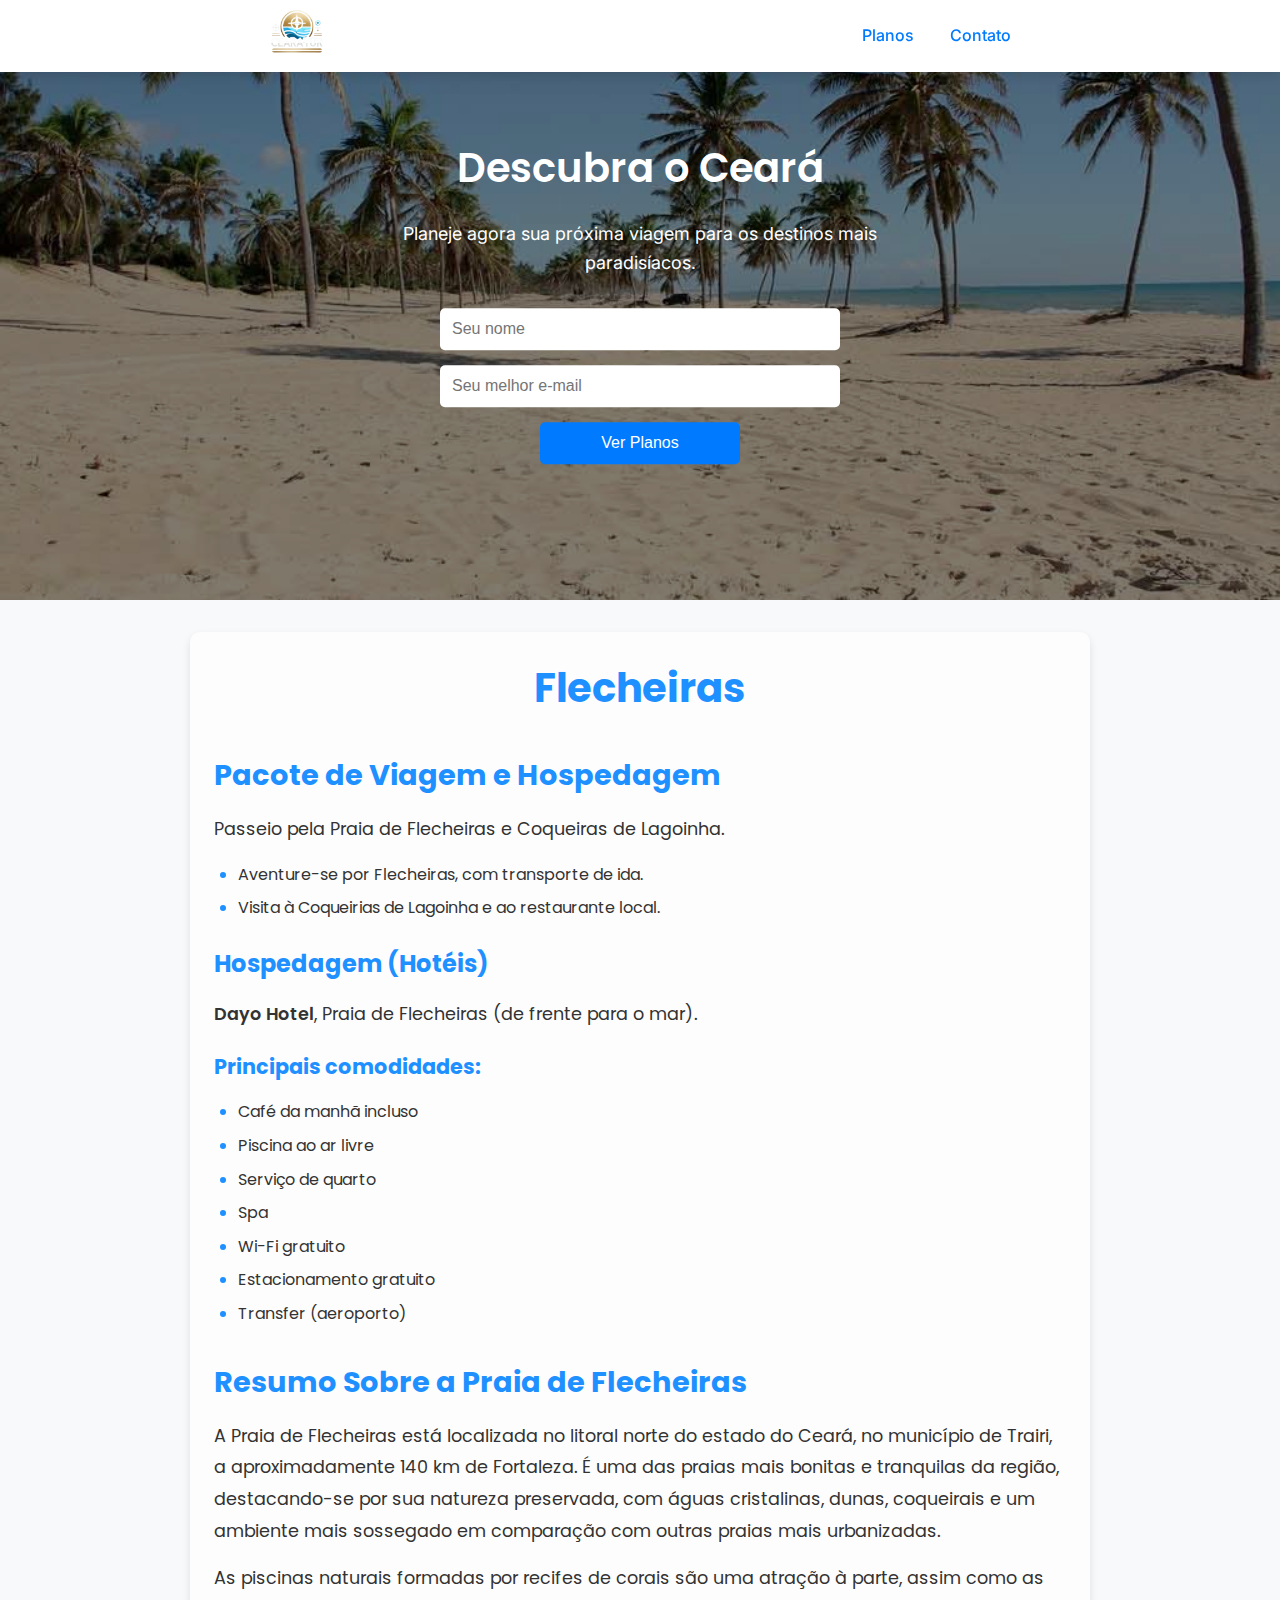
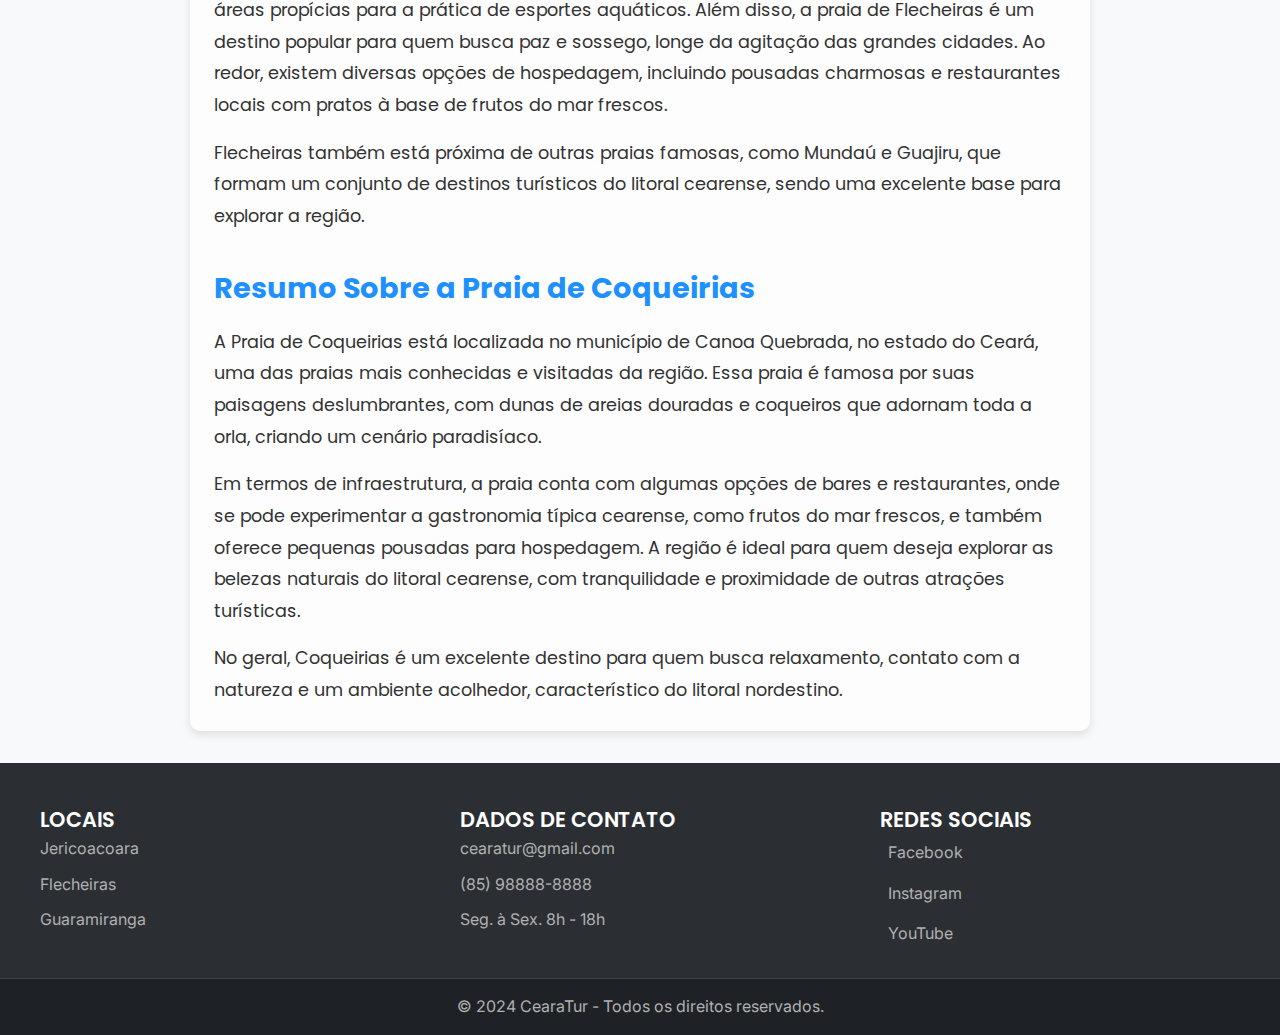
<file: travel-site-main/local/flecheiras.html>
<!DOCTYPE html>
<html lang="pt-br">

<head>
  <meta charset="utf-8" />
  <meta name="viewport" content="width=device-width, initial-scale=1" />
  <link rel="stylesheet" href="../css/reset.css" />
  <link rel="stylesheet" href="../css/local.css" />
  <link rel="stylesheet" href="../css/flecheiras.css">
  <link rel="shortcut icon" href="../img/cearatur.png" type="image/png">
  <title>CearaTur - Flecheiras</title>
  <meta name="description" content="Procura seu próximo local de viagens? Aqui no nosso site você encontra os melhores destinos para sua próxima viagem. Venha para a nossa plataforma e descubra o Ceará'." />
  <meta name="keywords" content="viagens, viagem, férias, feriados, curtir" />
  <link rel="preconnect" href="https://fonts.googleapis.com" />
  <link rel="preconnect" href="https://fonts.gstatic.com" crossorigin />
  <link href="https://fonts.googleapis.com/css2?family=Poppins:wght@600&display=swap" rel="stylesheet" />
  <link href="https://fonts.googleapis.com/css2?family=Inter:opsz@14..32&display=swap" rel="stylesheet" />
</head>

<body>
  <header>
    <nav class="navbar">
      <a href="../index.html">
        <img src="../img/cearatur.png" alt="CearaTur Logo" />
      </a>
      <div>
        <a class="nav-link" href="../planos.html">Planos</a>
        <a class="nav-link" href="../contato.html">Contato</a>
      </div>
    </nav>
  </header>

  <main>
    <section class="hero">
      <div class="hero-overlay">
        <div class="hero-content">
          <h1>Descubra o Ceará</h1>
          <p>
            Planeje agora sua próxima viagem para os destinos mais
            paradisíacos.
          </p>
          <form class="contact-form">
            <input type="text" name="name" placeholder="Seu nome" required />
            <input type="email" name="email" placeholder="Seu melhor e-mail" required />
            <button type="submit">Ver Planos</button>
          </form>
        </div>
      </div>
    </section>

    <article class="about">
      <h1> Flecheiras</h1>
      <h2>Pacote de Viagem e Hospedagem</h2>
      <p>Passeio pela Praia de Flecheiras e Coqueiras de Lagoinha.</p>
      <ul>
        <li>Aventure-se por Flecheiras, com transporte de ida.</li>
        <li>Visita à Coqueirias de Lagoinha e ao restaurante local.</li>
      </ul>

      <h3>Hospedagem (Hotéis)</h3>
      <p><strong>Dayo Hotel</strong>, Praia de Flecheiras (de frente para o mar).</p>
      <h4>Principais comodidades:</h4>
      <ul>
        <li>Café da manhã incluso</li>
        <li>Piscina ao ar livre</li>
        <li>Serviço de quarto</li>
        <li>Spa</li>
        <li>Wi-Fi gratuito</li>
        <li>Estacionamento gratuito</li>
        <li>Transfer (aeroporto)</li>
      </ul>

      <h2>Resumo Sobre a Praia de Flecheiras</h2>
      <p>
        A Praia de Flecheiras está localizada no litoral norte do estado do Ceará,
        no município de Trairi, a aproximadamente 140 km de Fortaleza. É uma das
        praias mais bonitas e tranquilas da região, destacando-se por sua natureza
        preservada, com águas cristalinas, dunas, coqueirais e um ambiente mais
        sossegado em comparação com outras praias mais urbanizadas.
      </p>
      <p>
        As piscinas naturais formadas por recifes de corais são uma atração à parte,
        assim como as áreas propícias para a prática de esportes aquáticos. Além disso,
        a praia de Flecheiras é um destino popular para quem busca paz e sossego,
        longe da agitação das grandes cidades. Ao redor, existem diversas opções de
        hospedagem, incluindo pousadas charmosas e restaurantes locais com pratos
        à base de frutos do mar frescos.
      </p>
      <p>
        Flecheiras também está próxima de outras praias famosas, como Mundaú e Guajiru,
        que formam um conjunto de destinos turísticos do litoral cearense, sendo uma
        excelente base para explorar a região.
      </p>

      <h2>Resumo Sobre a Praia de Coqueirias</h2>
      <p>
        A Praia de Coqueirias está localizada no município de Canoa Quebrada, no estado
        do Ceará, uma das praias mais conhecidas e visitadas da região. Essa praia é famosa
        por suas paisagens deslumbrantes, com dunas de areias douradas e coqueiros que
        adornam toda a orla, criando um cenário paradisíaco.
      </p>
      <p>
        Em termos de infraestrutura, a praia conta com algumas opções de bares e
        restaurantes, onde se pode experimentar a gastronomia típica cearense, como
        frutos do mar frescos, e também oferece pequenas pousadas para hospedagem. A
        região é ideal para quem deseja explorar as belezas naturais do litoral cearense,
        com tranquilidade e proximidade de outras atrações turísticas.
      </p>
      <p>
        No geral, Coqueirias é um excelente destino para quem busca relaxamento, contato
        com a natureza e um ambiente acolhedor, característico do litoral nordestino.
      </p>
    </article>

  </main>

  <footer class="footer">
    <div class="container">
      <div class="footer-row">
        <div class="footer-column">
          <h6>LOCAIS</h6>
          <ul>
            <li><a href="../local/jericoacoara.html">Jericoacoara</a></li>
            <li><a href="../local/flecheiras.html">Flecheiras</a></li>
            <li><a href="../local/guaramiranga.html">Guaramiranga</a></li>
          </ul>
        </div>

        <div class="footer-column">
          <h6>DADOS DE CONTATO</h6>
          <ul>
            <li>cearatur@gmail.com</li>
            <li>(85) 98888-8888</li>
            <li>Seg. à Sex. 8h - 18h</li>
          </ul>
        </div>

        <div class="footer-column">
          <h6>REDES SOCIAIS</h6>
          <ul>
            <li>
              <a href="#"><i class="fab fa-facebook"></i> Facebook</a>
            </li>
            <li>
              <a href="#"><i class="fab fa-instagram"></i> Instagram</a>
            </li>
            <li>
              <a href="#"><i class="fab fa-youtube"></i> YouTube</a>
            </li>
          </ul>
        </div>
      </div>
    </div>
    <div class="footer-bottom">
      <p>&copy; 2024 CearaTur - Todos os direitos reservados.</p>
    </div>
  </footer>

  <script type="module" src="../js/form.js"></script>
</body>

</html>
</file>
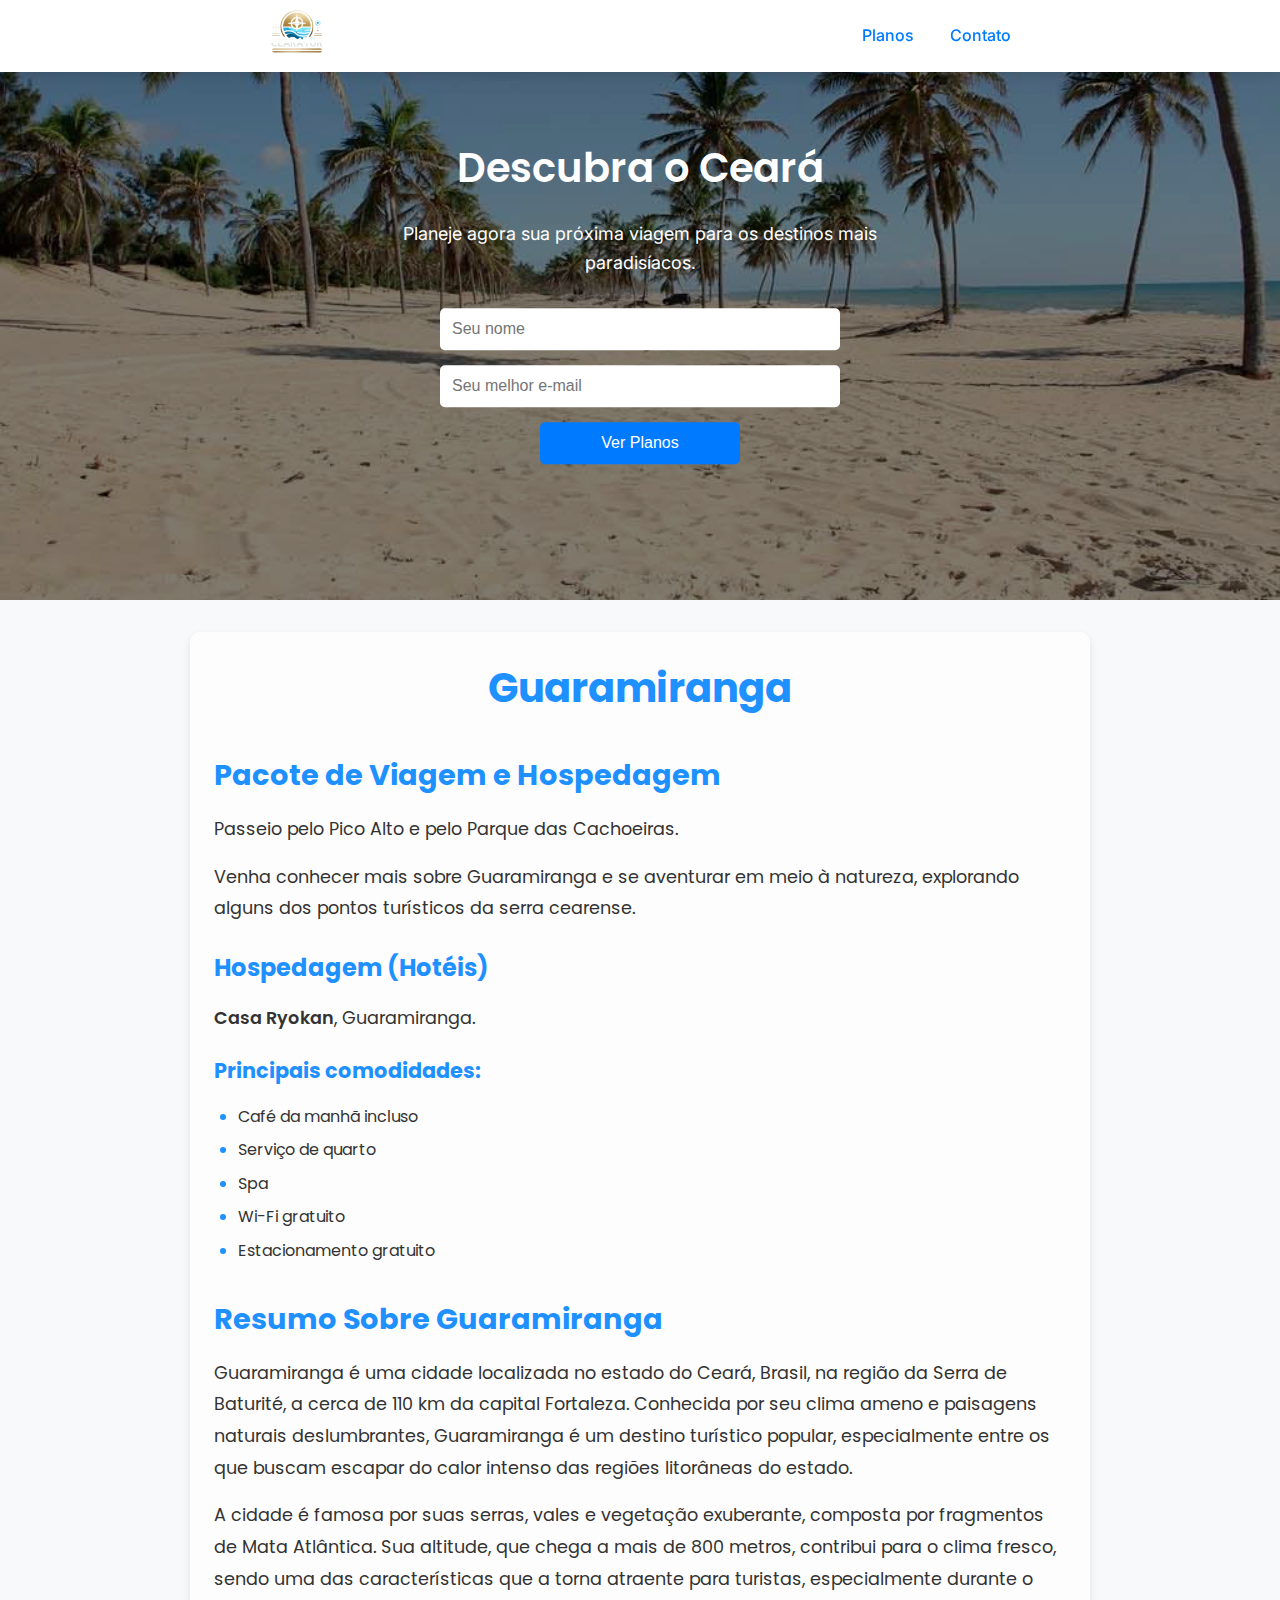
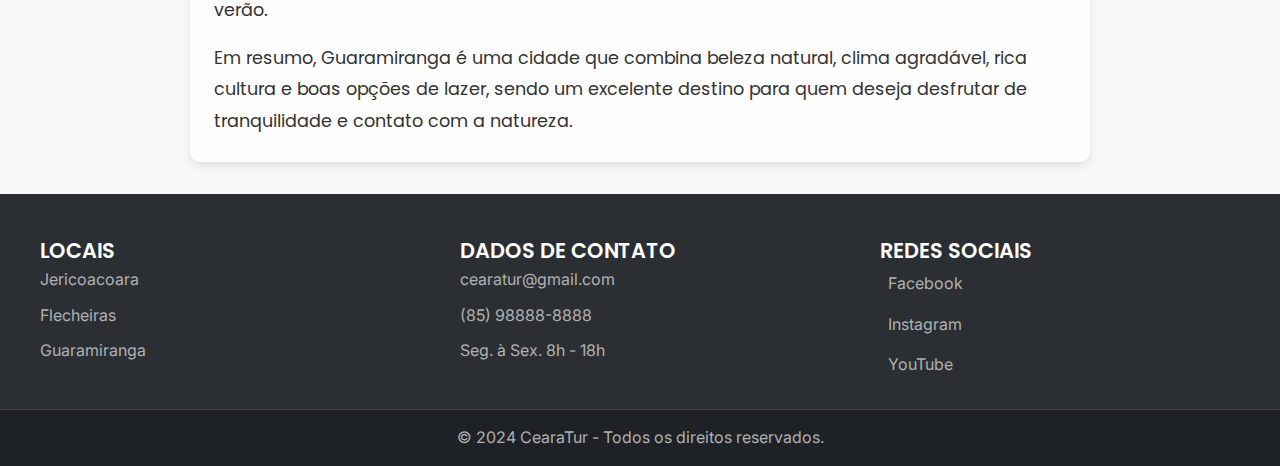
<file: travel-site-main/local/guaramiranga.html>
<!DOCTYPE html>
<html lang="pt-br">

<head>
  <meta charset="utf-8" />
  <meta name="viewport" content="width=device-width, initial-scale=1" />
  <link rel="stylesheet" href="../css/reset.css" />
  <link rel="stylesheet" href="../css/local.css" />
  <link rel="stylesheet" href="../css/guaramiranga.css">
  <title>CearaTur - Guaramiranga</title>
  <link rel="shortcut icon" href="../img/cearatur.png" type="image/png">
  <meta name="description" content="Procura seu próximo local de viagens? Aqui no nosso site você encontra os melhores destinos para sua próxima viagem. Venha para a nossa plataforma e descubra o Ceará'." />
  <meta name="keywords" content="viagens, viagem, férias, feriados, curtir" />
  <link rel="preconnect" href="https://fonts.googleapis.com" />
  <link rel="preconnect" href="https://fonts.gstatic.com" crossorigin />
  <link href="https://fonts.googleapis.com/css2?family=Poppins:wght@600&display=swap" rel="stylesheet" />
  <link href="https://fonts.googleapis.com/css2?family=Inter:opsz@14..32&display=swap" rel="stylesheet" />
</head>

<body>
  <header>
    <nav class="navbar">
      <a href="../index.html">
        <img src="../img/cearatur.png" alt="CearaTur Logo" />
      </a>
      <div>
        <a class="nav-link" href="../planos.html">Planos</a>
        <a class="nav-link" href="../contato.html">Contato</a>
      </div>
    </nav>
  </header>

  <main>
    <section class="hero">
      <div class="hero-overlay">
        <div class="hero-content">
          <h1>Descubra o Ceará</h1>
          <p>
            Planeje agora sua próxima viagem para os destinos mais
            paradisíacos.
          </p>
          <form class="contact-form">
            <input type="text" name="name" placeholder="Seu nome" required />
            <input type="email" name="email" placeholder="Seu melhor e-mail" required />
            <button type="submit">Ver Planos</button>
          </form>
        </div>
      </div>
    </section>

    <article class="about">
      <h1>Guaramiranga</h1>
      <h2>Pacote de Viagem e Hospedagem</h2>
      <p>Passeio pelo Pico Alto e pelo Parque das Cachoeiras.</p>
      <p>
        Venha conhecer mais sobre Guaramiranga e se aventurar em meio à natureza,
        explorando alguns dos pontos turísticos da serra cearense.
      </p>
      <h3>Hospedagem (Hotéis)</h3>
      <p><strong>Casa Ryokan</strong>, Guaramiranga.</p>
      <h4>Principais comodidades:</h4>
      <ul>
        <li>Café da manhã incluso</li>
        <li>Serviço de quarto</li>
        <li>Spa</li>
        <li>Wi-Fi gratuito</li>
        <li>Estacionamento gratuito</li>
      </ul>

      <h2>Resumo Sobre Guaramiranga</h2>
      <p>
        Guaramiranga é uma cidade localizada no estado do Ceará, Brasil, na região
        da Serra de Baturité, a cerca de 110 km da capital Fortaleza. Conhecida por
        seu clima ameno e paisagens naturais deslumbrantes, Guaramiranga é um destino
        turístico popular, especialmente entre os que buscam escapar do calor intenso
        das regiões litorâneas do estado.
      </p>
      <p>
        A cidade é famosa por suas serras, vales e vegetação exuberante, composta por
        fragmentos de Mata Atlântica. Sua altitude, que chega a mais de 800 metros,
        contribui para o clima fresco, sendo uma das características que a torna
        atraente para turistas, especialmente durante o verão.
      </p>
      <p>
        Em resumo, Guaramiranga é uma cidade que combina beleza natural, clima
        agradável, rica cultura e boas opções de lazer, sendo um excelente destino
        para quem deseja desfrutar de tranquilidade e contato com a natureza.
      </p>
    </article>

  </main>

  <footer class="footer">
    <div class="container">
      <div class="footer-row">
        <div class="footer-column">
          <h6>LOCAIS</h6>
          <ul>
            <li><a href="../local/jericoacoara.html">Jericoacoara</a></li>
            <li><a href="../local/flecheiras.html">Flecheiras</a></li>
            <li><a href="../local/guaramiranga.html">Guaramiranga</a></li>
          </ul>
        </div>

        <div class="footer-column">
          <h6>DADOS DE CONTATO</h6>
          <ul>
            <li>cearatur@gmail.com</li>
            <li>(85) 98888-8888</li>
            <li>Seg. à Sex. 8h - 18h</li>
          </ul>
        </div>

        <div class="footer-column">
          <h6>REDES SOCIAIS</h6>
          <ul>
            <li>
              <a href="#"><i class="fab fa-facebook"></i> Facebook</a>
            </li>
            <li>
              <a href="#"><i class="fab fa-instagram"></i> Instagram</a>
            </li>
            <li>
              <a href="#"><i class="fab fa-youtube"></i> YouTube</a>
            </li>
          </ul>
        </div>
      </div>
    </div>
    <div class="footer-bottom">
      <p>&copy; 2024 CearaTur - Todos os direitos reservados.</p>
    </div>
  </footer>
  <script type="module" src="../js/form.js"></script>
</body>

</html>
</file>
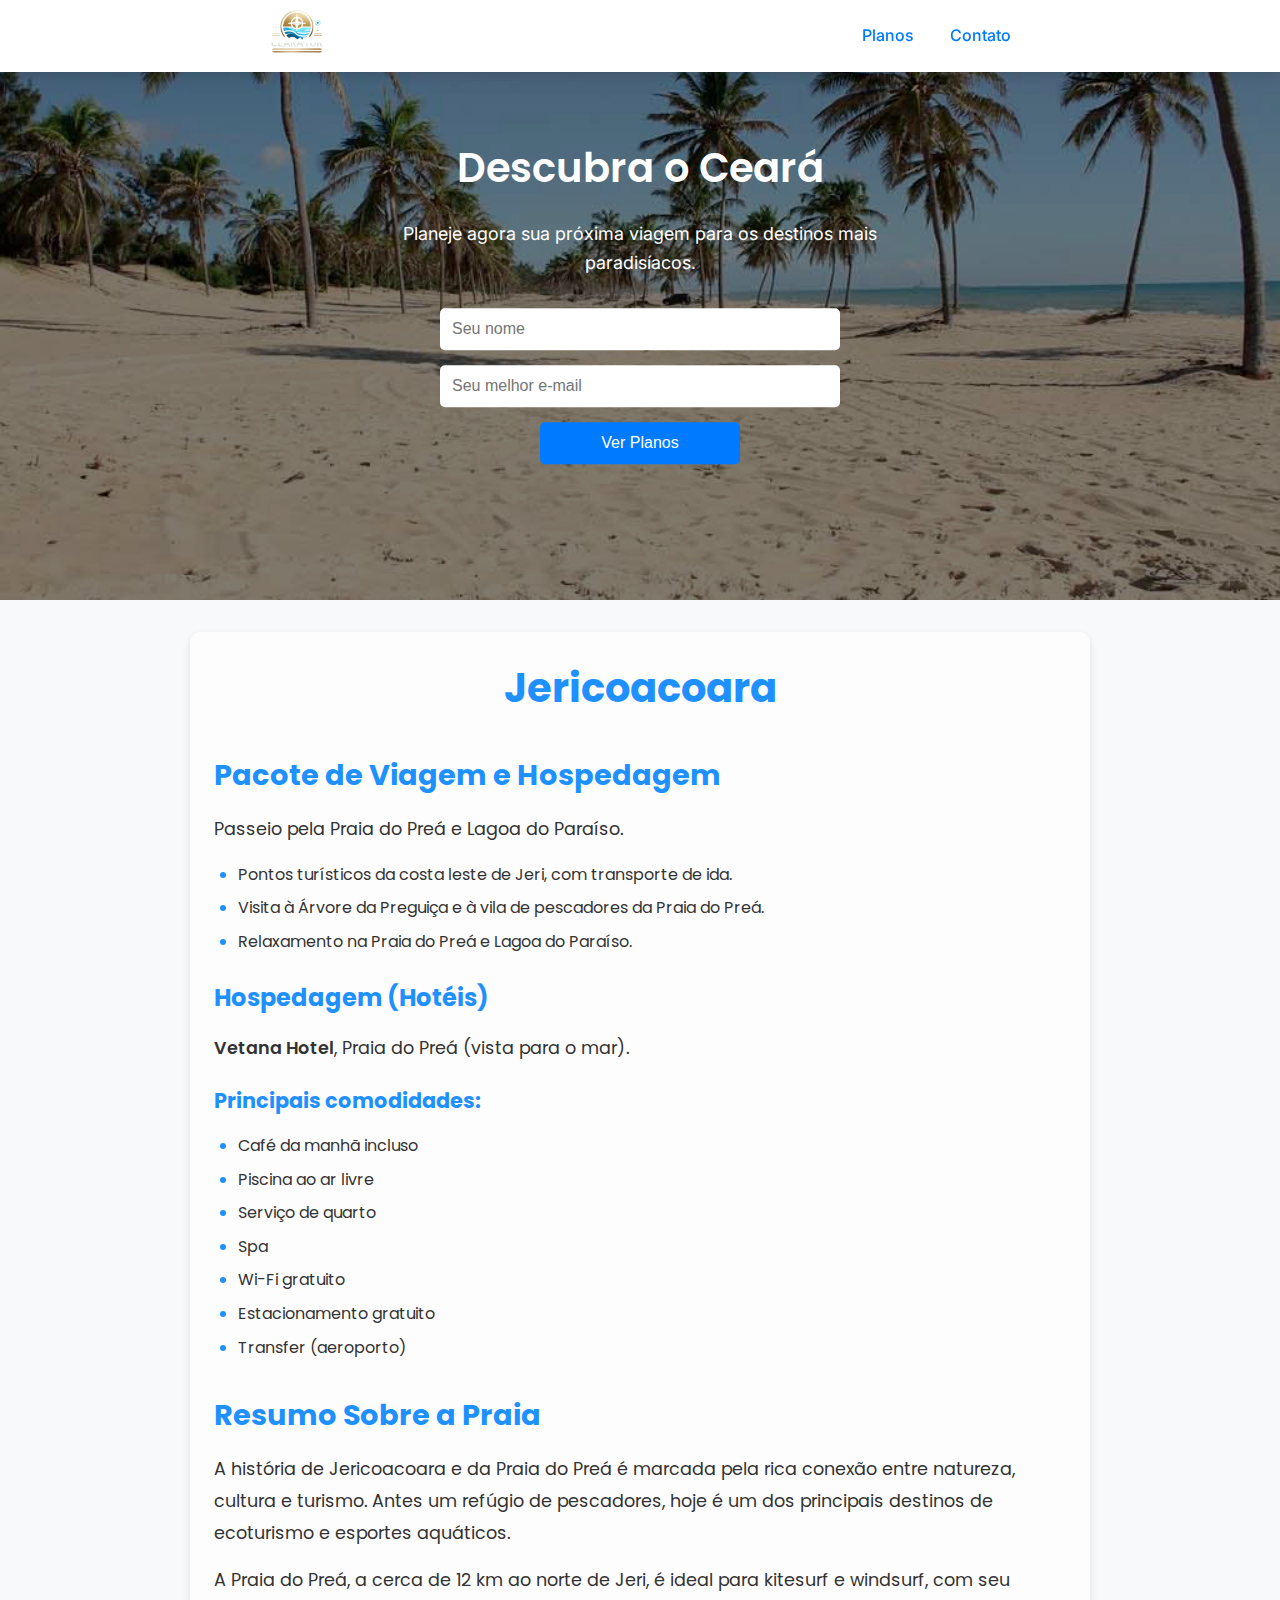
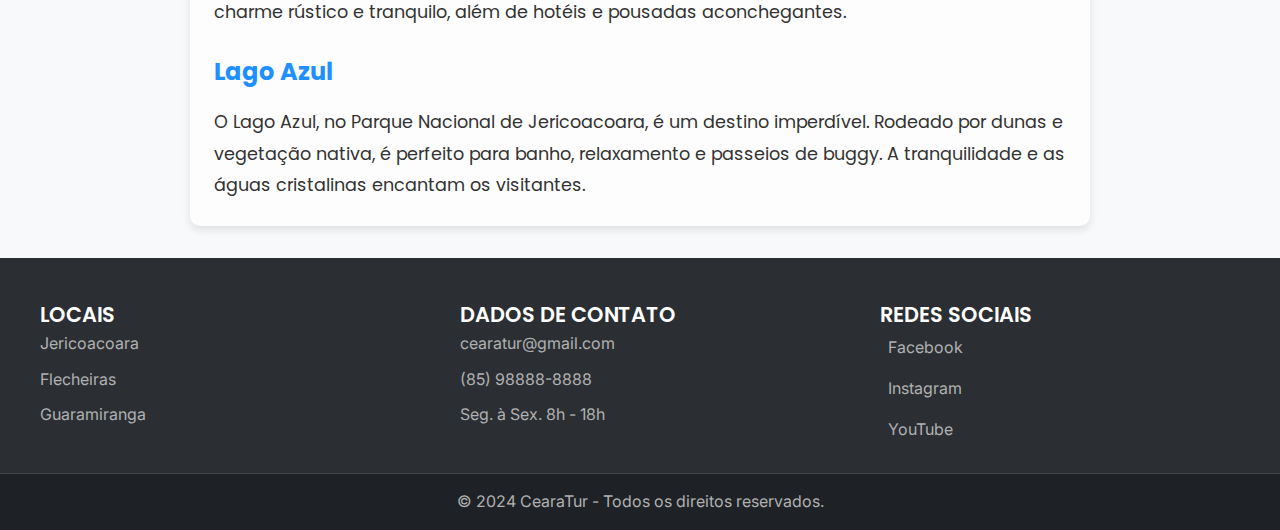
<file: travel-site-main/local/jericoacoara.html>
<!DOCTYPE html>
<html lang="pt-br">

<head>
  <meta charset="utf-8" />
  <meta name="viewport" content="width=device-width, initial-scale=1" />
  <link rel="stylesheet" href="../css/reset.css" />
  <link rel="stylesheet" href="../css/local.css">
  <link rel="stylesheet" href="../css/jericoacoara.css">
  <link rel="shortcut icon" href="./img/cearatur.png" type="image/png">
  <title>CearaTur - Jericoacoara</title>
  <meta name="description" content="Descubra os melhores pacotes de viagem e hospedagem em Jericoacoara com a CearáTur. Conheça as belezas naturais e a rica cultura da região." />
  <meta name="keywords" content="viagem, férias, Jericoacoara, Praia do Preá, Lagoa do Paraíso, Ceará" />
  <link rel="preconnect" href="https://fonts.googleapis.com" />
  <link rel="preconnect" href="https://fonts.gstatic.com" crossorigin />
  <link href="https://fonts.googleapis.com/css2?family=Poppins:wght@600&display=swap" rel="stylesheet">
  <link href="https://fonts.googleapis.com/css2?family=Inter:opsz@14..32&display=swap" rel="stylesheet">
</head>

<body>
  <header>
    <nav class="navbar">
      <a href="../index.html">
        <img src="../img/cearatur.png" alt="CearaTur Logo" />
      </a>
      <div>
        <a class="nav-link" href="../planos.html">Planos</a>
        <a class="nav-link" href="../contato.html">Contato</a>
      </div>
    </nav>
  </header>

  <main>
    <section class="hero">
      <div class="hero-overlay">
        <div class="hero-content">
          <h1>Descubra o Ceará</h1>
          <p>
            Planeje agora sua próxima viagem para os destinos mais
            paradisíacos.
          </p>
          <form class="contact-form">
            <input type="text" name="name" placeholder="Seu nome" required />
            <input type="email" name="email" placeholder="Seu melhor e-mail" required />
            <button type="submit">Ver Planos</button>
          </form>
        </div>
      </div>
    </section>

    <article class="about">
      <h1>Jericoacoara</h1>
      <h2>Pacote de Viagem e Hospedagem</h2>
      <p>Passeio pela Praia do Preá e Lagoa do Paraíso.</p>
      <ul>
        <li>Pontos turísticos da costa leste de Jeri, com transporte de ida.</li>
        <li>Visita à Árvore da Preguiça e à vila de pescadores da Praia do Preá.</li>
        <li>Relaxamento na Praia do Preá e Lagoa do Paraíso.</li>
      </ul>

      <h3>Hospedagem (Hotéis)</h3>
      <p><strong>Vetana Hotel</strong>, Praia do Preá (vista para o mar).</p>
      <h4>Principais comodidades:</h4>
      <ul>
        <li>Café da manhã incluso</li>
        <li>Piscina ao ar livre</li>
        <li>Serviço de quarto</li>
        <li>Spa</li>
        <li>Wi-Fi gratuito</li>
        <li>Estacionamento gratuito</li>
        <li>Transfer (aeroporto)</li>
      </ul>

      <h2>Resumo Sobre a Praia</h2>
      <p>A história de Jericoacoara e da Praia do Preá é marcada pela rica conexão entre natureza, cultura e turismo. Antes um refúgio de pescadores, hoje é um dos principais destinos de ecoturismo e esportes aquáticos.</p>
      <p>A Praia do Preá, a cerca de 12 km ao norte de Jeri, é ideal para kitesurf e windsurf, com seu charme rústico e tranquilo, além de hotéis e pousadas aconchegantes.</p>

      <h3>Lago Azul</h3>
      <p>O Lago Azul, no Parque Nacional de Jericoacoara, é um destino imperdível. Rodeado por dunas e vegetação nativa, é perfeito para banho, relaxamento e passeios de buggy. A tranquilidade e as águas cristalinas encantam os visitantes.</p>
    </article>
  </main>

  <footer class="footer">
    <div class="container">
      <div class="footer-row">
        <div class="footer-column">
          <h6>LOCAIS</h6>
          <ul>
            <li><a href="../local/jericoacoara.html">Jericoacoara</a></li>
            <li><a href="../local/flecheiras.html">Flecheiras</a></li>
            <li><a href="../local/guaramiranga.html">Guaramiranga</a></li>
          </ul>
        </div>
        <div class="footer-column">
          <h6>DADOS DE CONTATO</h6>
          <ul>
            <li>cearatur@gmail.com</li>
            <li>(85) 98888-8888</li>
            <li>Seg. à Sex. 8h - 18h</li>
          </ul>
        </div>
        <div class="footer-column">
          <h6>REDES SOCIAIS</h6>
          <ul>
            <li><a href="#"><i class="fab fa-facebook"></i> Facebook</a></li>
            <li><a href="#"><i class="fab fa-instagram"></i> Instagram</a></li>
            <li><a href="#"><i class="fab fa-youtube"></i> YouTube</a></li>
          </ul>
        </div>
      </div>
    </div>
    <div class="footer-bottom">
      <p>&copy; 2024 CearaTur - Todos os direitos reservados.</p>
    </div>
  </footer>
  <script type="module" src="../js/form.js"></script>
</body>

</html>
</file>
<file: travel-site-main/css/local.css>
@import url("./header.css");
@import url("./footer.css");

/* Hero */
.hero {
  padding-top: 120px;
  position: relative;
  width: 100%;
  height: auto;
  min-height: 600px;
  display: flex;
  align-items: center;
  justify-content: center;
  padding: 50px 15px; /* Espaçamento interno para o conteúdo */
  background-image: url("../img/local/praia-ce.jpg"); /* Substitua pela imagem desejada */
  background-size: cover; /* Ajusta a imagem ao tamanho do conteúdo */
  background-repeat: no-repeat; /* Impede repetição da imagem */
  background-position: center;
}

.hero-overlay {
  position: absolute;
  inset: 0;
  width: 100%;
  height: 100%;
  background: rgba(0, 0, 0, 0.5); /* Escurece a imagem */
  z-index: 0;
}

.hero-content {
  position: absolute; /* Posiciona o conteúdo em relação ao contêiner pai */
  top: 50%; /* Centraliza verticalmente */
  left: 50%; /* Centraliza horizontalmente */
  transform: translate(
    -50%,
    -50%
  ); /* Ajusta o ponto de referência para o centro */
  text-align: center;
  color: #fff;
  padding: 20px;
  max-width: 600px; /* Limita a largura do conteúdo */
  z-index: 50;
}

.hero-content h1 {
  font-size: 40px; /* Tamanho do título */
  margin-bottom: 20px;
}

.hero-content p {
  font-size: 18px; /* Tamanho do parágrafo */
  margin-bottom: 30px;
}

.contact-form {
  display: flex;
  z-index: 10;
  flex-direction: column;
  align-items: center;
  gap: 15px;
}

.contact-form input {
  width: 100%;
  max-width: 400px;
  padding: 12px;
  border: none;
  border-radius: 5px;
  font-size: 16px;
}

.contact-form button {
  width: 100%;
  max-width: 200px;
  padding: 12px;
  background-color: #007bff;
  color: white;
  border: none;
  border-radius: 5px;
  font-size: 16px;
  cursor: pointer;
  transition: background-color 0.3s ease;
}

.contact-form button:hover {
  background-color: #0056b3;
}

/* Seção de texto */
article {
  padding: 20px 10%;
}

article h2 {
  color: #005f87;
  margin-top: 20px;
}

article p {
  margin-bottom: 20px;
}

/* Responsividade para dispositivos menores (max-width: 1024px) */
@media (max-width: 1024px) {
  .footer-column {
    width: 45%;
    margin-bottom: 20px;
    text-align: center; /* Centraliza o conteúdo */
  }
  .footer-row {
    gap: 15px;
    justify-content: center; /* Centraliza as colunas na linha */
  }
}

/* Responsividade para dispositivos móveis (max-width: 768px) */
@media (max-width: 768px) {
  .faq-container {
    padding-right: 16px;
    padding-left: 16px;
    width: auto;
  }
  .hero-content {
    padding: 0px;
  }

  .hero-content h1 {
    font-size: 32px; /* Reduz o tamanho do título em telas pequenas */
  }

  .hero-content p {
    font-size: 16px; /* Ajuste no tamanho do parágrafo */
  }

  .contact-form input {
    max-width: 90%; /* Ajusta o campo de entrada para largura maior */
  }

  .contact-form button {
    max-width: 90%; /* Ajusta o botão para a largura maior */
  }

  .hero {
    padding: 30px 15px; /* Reduz o espaçamento do hero */
  }

  .footer-column {
    width: 100%;
    margin-bottom: 15px;
    text-align: center; /* Centraliza o conteúdo */
  }
  .footer-row {
    gap: 10px;
    justify-content: center; /* Centraliza as colunas na linha */
  }
  .footer {
    padding-top: 20px;
    padding-bottom: 20px;
    text-align: center; /* Centraliza o conteúdo principal */
  }
  .footer-column h6 {
    font-size: 1.1rem;
  }
  .footer-column ul li a {
    font-size: 0.9rem;
  }
  .footer-bottom {
    padding: 10px;
    font-size: 0.9rem;
    text-align: center; /* Centraliza o texto do rodapé inferior */
  }
}

/* Responsividade para telas muito pequenas (max-width: 480px) */
@media (max-width: 480px) {
  .footer-column h6 {
    font-size: 1rem;
  }

  .hero-content {
    padding: 0px;
  }

  .hero-content h1 {
    font-size: 28px; /* Título ainda menor em telas menores */
  }

  .hero-content p {
    font-size: 14px; /* Reduz o tamanho do parágrafo */
  }

  .contact-form input {
    max-width: 90%; /* Continua com a largura maior */
  }

  .contact-form button {
    max-width: 90%; /* Continua com a largura maior */
  }

  .footer-column ul li a {
    font-size: 0.85rem;
  }
  .footer {
    padding-top: 15px;
    padding-bottom: 15px;
  }
  .footer-row {
    gap: 8px;
    display: flex;
    flex-direction: column; /* Empilha as colunas verticalmente */
  }

  .footer-column {
    width: 100%;
    padding-left: 16px;
    text-align: left;
  }

  .footer-bottom {
    padding: 8px;
    font-size: 0.85rem;
    text-align: left;
  }
}
</file>
<file: travel-site-main/css/flecheiras.css>
/* Hero */
.hero {
  padding-top: 120px;
  position: relative;
  width: 100%;
  height: auto;
  min-height: 600px;
  display: flex;
  align-items: center;
  justify-content: center;
  padding: 50px 15px; /* Espaçamento interno para o conteúdo */
  background-image: url("../img/local/praia-ce.jpg"); /* Substitua pela imagem desejada */
  background-size: cover; /* Ajusta a imagem ao tamanho do conteúdo */
  background-repeat: no-repeat; /* Impede repetição da imagem */
  background-position: center;
}

.hero-overlay {
  position: absolute;
  inset: 0;
  width: 100%;
  height: 100%;
  background: rgba(0, 0, 0, 0.5); /* Escurece a imagem */
  z-index: 0;
}

.hero-content {
  position: absolute; /* Posiciona o conteúdo em relação ao contêiner pai */
  top: 50%; /* Centraliza verticalmente */
  left: 50%; /* Centraliza horizontalmente */
  transform: translate(
    -50%,
    -50%
  ); /* Ajusta o ponto de referência para o centro */
  text-align: center;
  color: #fff;
  padding: 20px;
  max-width: 600px; /* Limita a largura do conteúdo */
  z-index: 50;
}

.hero-content h1 {
  font-size: 40px; /* Tamanho do título */
  margin-bottom: 20px;
}

.hero-content p {
  font-size: 18px; /* Tamanho do parágrafo */
  margin-bottom: 30px;
}

.about {
  max-width: 900px;
  margin: 2rem auto;
  padding: 1.5rem;
  background-color: #fdfdfd;
  border-radius: 10px;
  box-shadow: 0 4px 8px rgba(0, 0, 0, 0.1);
  font-family: "Poppins", sans-serif;
  color: #333;
}

.about h1,
.about h2,
.about h3,
.about h4 {
  color: #1e90ff;
  margin-bottom: 1rem;
  font-weight: bold;
}

.about h1 {
  font-size: 2.5rem;
  text-align: center;
  margin-bottom: 1.5rem;
}

.about h2 {
  font-size: 1.8rem;
  margin-top: 2rem;
}

.about h3 {
  font-size: 1.5rem;
  margin-top: 1.5rem;
}

.about h4 {
  font-size: 1.3rem;
  margin-top: 1.2rem;
}

.about p {
  font-size: 1.1rem;
  line-height: 1.8;
  margin-bottom: 1rem;
}

.about ul {
  list-style-type: disc;
  margin-left: 1.5rem;
  margin-bottom: 1rem;
}

.about ul li {
  margin-bottom: 0.5rem;
  font-size: 1rem;
}

.about strong {
  color: #333;
}

.about ul li::marker {
  color: #1e90ff;
}

.about p:last-child {
  margin-bottom: 0;
}

/* Adicional: Estilo para links futuros */
.about a {
  color: #ff7f50;
  text-decoration: none;
  font-weight: bold;
}

.about a:hover {
  text-decoration: underline;
}
</file>
<file: travel-site-main/css/guaramiranga.css>
/* Hero */
.hero {
  padding-top: 120px;
  position: relative;
  width: 100%;
  height: auto;
  min-height: 600px;
  display: flex;
  align-items: center;
  justify-content: center;
  padding: 50px 15px; /* Espaçamento interno para o conteúdo */
  background-image: url("../img/local/praia-ce.jpg"); /* Substitua pela imagem desejada */
  background-size: cover; /* Ajusta a imagem ao tamanho do conteúdo */
  background-repeat: no-repeat; /* Impede repetição da imagem */
  background-position: center;
}

.hero-overlay {
  position: absolute;
  inset: 0;
  width: 100%;
  height: 100%;
  background: rgba(0, 0, 0, 0.5); /* Escurece a imagem */
  z-index: 0;
}

.hero-content {
  position: absolute; /* Posiciona o conteúdo em relação ao contêiner pai */
  top: 50%; /* Centraliza verticalmente */
  left: 50%; /* Centraliza horizontalmente */
  transform: translate(
    -50%,
    -50%
  ); /* Ajusta o ponto de referência para o centro */
  text-align: center;
  color: #fff;
  padding: 20px;
  max-width: 600px; /* Limita a largura do conteúdo */
  z-index: 50;
}

.hero-content h1 {
  font-size: 40px; /* Tamanho do título */
  margin-bottom: 20px;
}

.hero-content p {
  font-size: 18px; /* Tamanho do parágrafo */
  margin-bottom: 30px;
}

.about {
  max-width: 900px;
  margin: 2rem auto;
  padding: 1.5rem;
  background-color: #fdfdfd;
  border-radius: 10px;
  box-shadow: 0 4px 8px rgba(0, 0, 0, 0.1);
  font-family: "Poppins", sans-serif;
  color: #333;
}

.about h1,
.about h2,
.about h3,
.about h4 {
  color: #1e90ff;
  margin-bottom: 1rem;
  font-weight: bold;
}

.about h1 {
  font-size: 2.5rem;
  text-align: center;
  margin-bottom: 1.5rem;
}

.about h2 {
  font-size: 1.8rem;
  margin-top: 2rem;
}

.about h3 {
  font-size: 1.5rem;
  margin-top: 1.5rem;
}

.about h4 {
  font-size: 1.3rem;
  margin-top: 1.2rem;
}

.about p {
  font-size: 1.1rem;
  line-height: 1.8;
  margin-bottom: 1rem;
}

.about ul {
  list-style-type: disc;
  margin-left: 1.5rem;
  margin-bottom: 1rem;
}

.about ul li {
  margin-bottom: 0.5rem;
  font-size: 1rem;
}

.about strong {
  color: #333;
}

.about ul li::marker {
  color: #1e90ff;
}

.about p:last-child {
  margin-bottom: 0;
}

/* Adicional: Estilo para links futuros */
.about a {
  color: #ff7f50;
  text-decoration: none;
  font-weight: bold;
}

.about a:hover {
  text-decoration: underline;
}
</file>
<file: travel-site-main/css/jericoacoara.css>
/* Hero */
.hero {
  padding-top: 120px;
  position: relative;
  width: 100%;
  height: auto;
  min-height: 600px;
  display: flex;
  align-items: center;
  justify-content: center;
  padding: 50px 15px; /* Espaçamento interno para o conteúdo */
  background-image: url("../img/local/praia-ce.jpg"); /* Substitua pela imagem desejada */
  background-size: cover; /* Ajusta a imagem ao tamanho do conteúdo */
  background-repeat: no-repeat; /* Impede repetição da imagem */
  background-position: center;
}

.hero-overlay {
  position: absolute;
  inset: 0;
  width: 100%;
  height: 100%;
  background: rgba(0, 0, 0, 0.5); /* Escurece a imagem */
  z-index: 0;
}

.hero-content {
  position: absolute; /* Posiciona o conteúdo em relação ao contêiner pai */
  top: 50%; /* Centraliza verticalmente */
  left: 50%; /* Centraliza horizontalmente */
  transform: translate(
    -50%,
    -50%
  ); /* Ajusta o ponto de referência para o centro */
  text-align: center;
  color: #fff;
  padding: 20px;
  max-width: 600px; /* Limita a largura do conteúdo */
  z-index: 50;
}

.hero-content h1 {
  font-size: 40px; /* Tamanho do título */
  margin-bottom: 20px;
}

.hero-content p {
  font-size: 18px; /* Tamanho do parágrafo */
  margin-bottom: 30px;
}

.about {
  max-width: 900px;
  margin: 2rem auto;
  padding: 1.5rem;
  background-color: #fdfdfd;
  border-radius: 10px;
  box-shadow: 0 4px 8px rgba(0, 0, 0, 0.1);
  font-family: "Poppins", sans-serif;
  color: #333;
}

.about h1,
.about h2,
.about h3,
.about h4 {
  color: #1e90ff;
  margin-bottom: 1rem;
  font-weight: bold;
}

.about h1 {
  font-size: 2.5rem;
  text-align: center;
  margin-bottom: 1.5rem;
}

.about h2 {
  font-size: 1.8rem;
  margin-top: 2rem;
}

.about h3 {
  font-size: 1.5rem;
  margin-top: 1.5rem;
}

.about h4 {
  font-size: 1.3rem;
  margin-top: 1.2rem;
}

.about p {
  font-size: 1.1rem;
  line-height: 1.8;
  margin-bottom: 1rem;
}

.about ul {
  list-style-type: disc;
  margin-left: 1.5rem;
  margin-bottom: 1rem;
}

.about ul li {
  margin-bottom: 0.5rem;
  font-size: 1rem;
}

.about strong {
  color: #333;
}

.about ul li::marker {
  color: #1e90ff;
}

.about p:last-child {
  margin-bottom: 0;
}

/* Adicional: Estilo para links futuros */
.about a {
  color: #ff7f50;
  text-decoration: none;
  font-weight: bold;
}

.about a:hover {
  text-decoration: underline;
}
</file>
